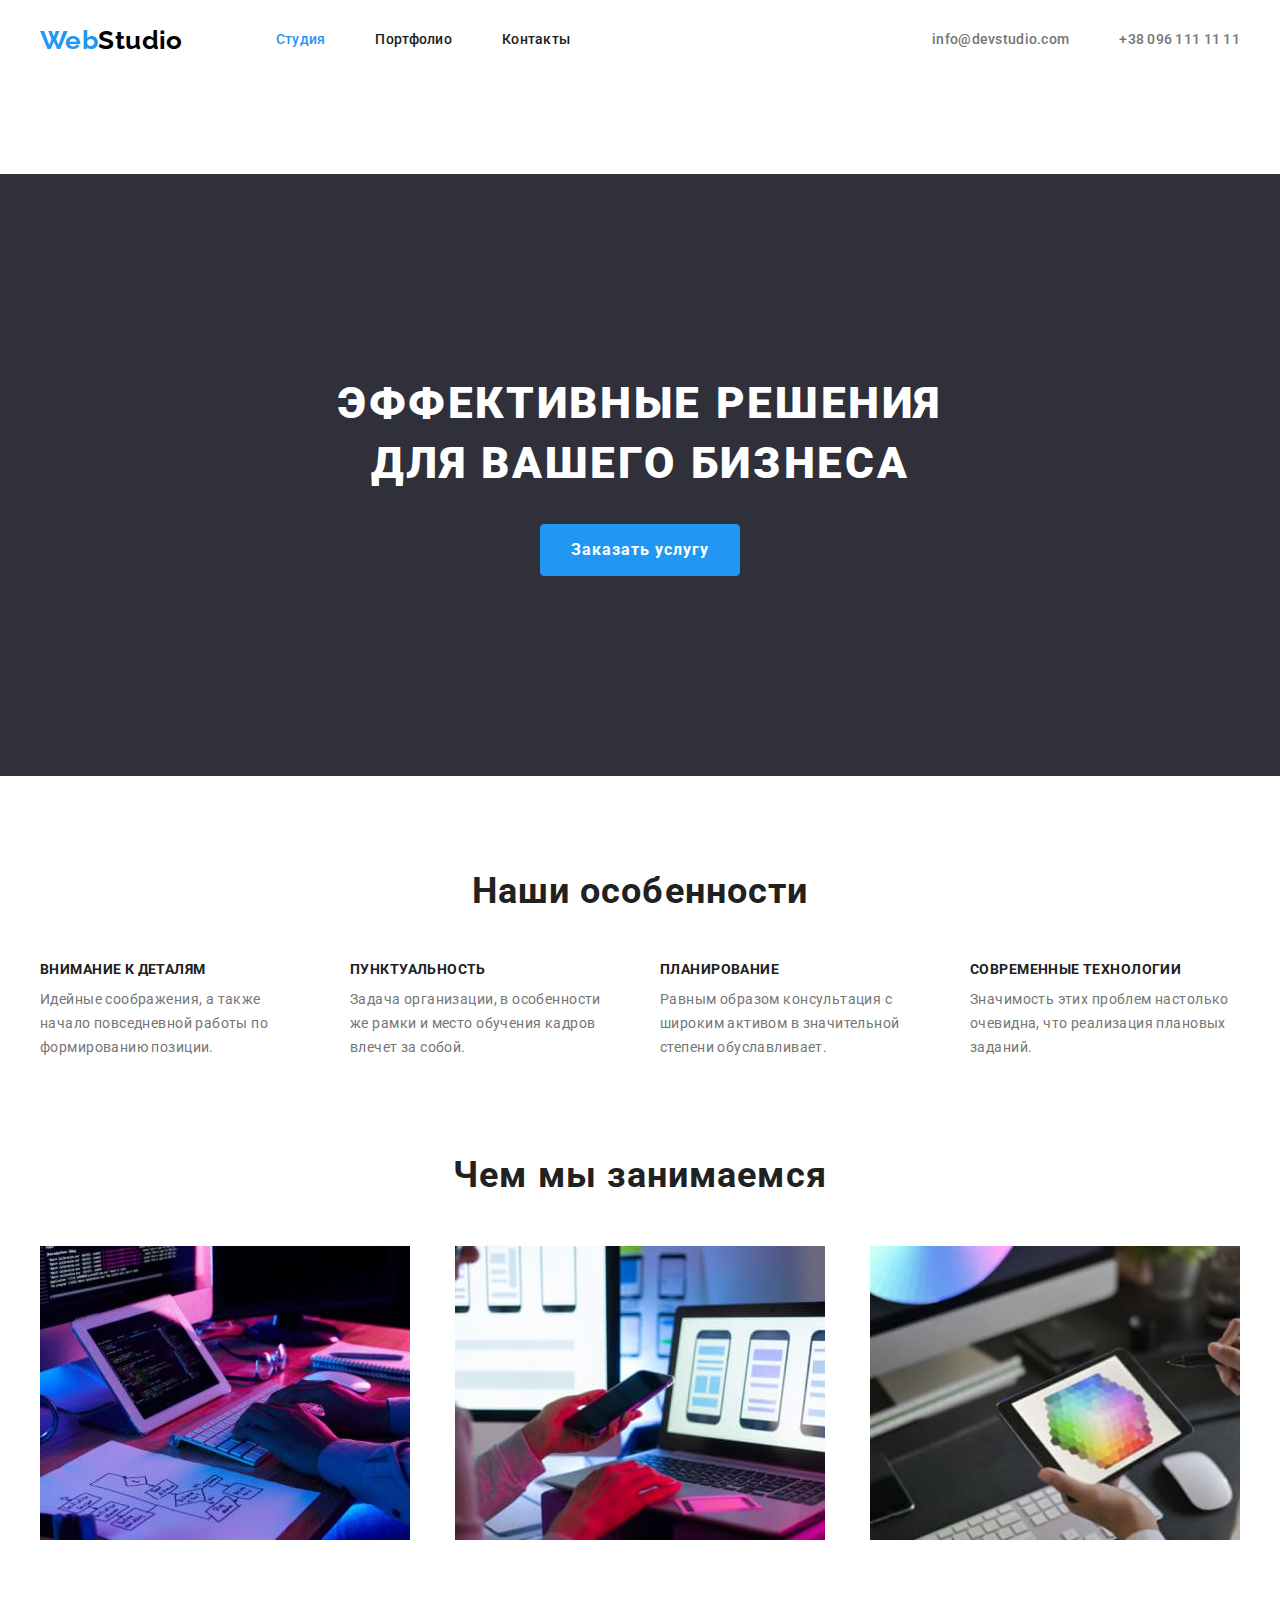
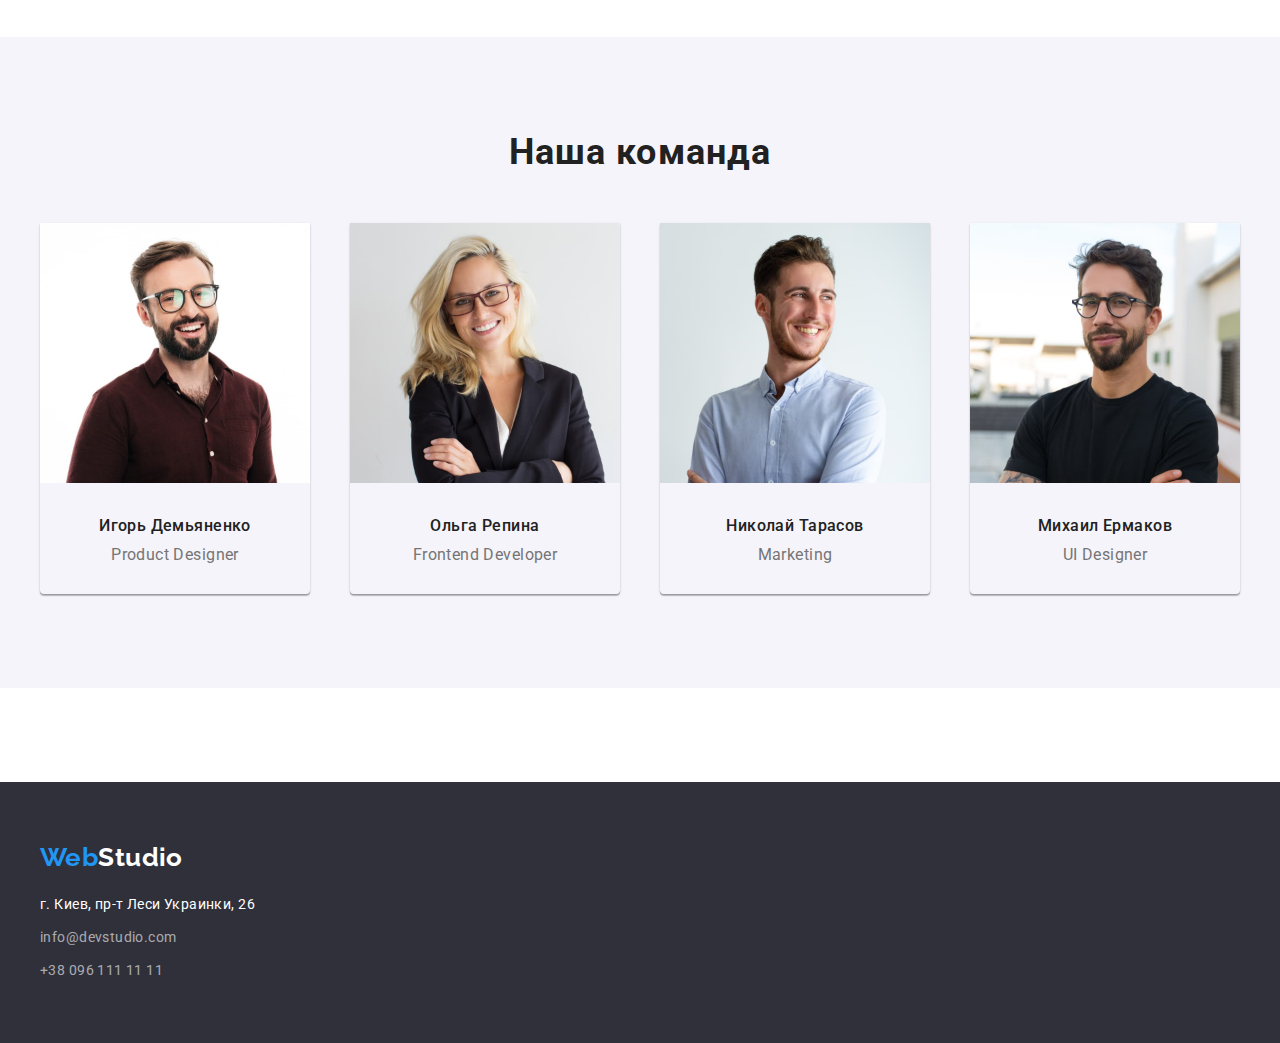
<file: index.html>
<!DOCTYPE html>
<html lang="en">
  <head>
    <meta charset="UTF-8" />
    <meta http-equiv="X-UA-Compatible" content="IE=edge" />
    <meta name="viewport" content="width=device-width, initial-scale=1.0" />
    <title>HW-3</title>
    <link
      href="https://fonts.googleapis.com/css2?family=Raleway:wght@700&family=Roboto:wght@400;500;700;900&display=swap"
      rel="stylesheet"
    />
    <link rel="stylesheet"
    href=https://cdnjs.cloudflare.com/ajax/libs/modern-normalize/2.0.0/modern-normalize.min.css>
    <link rel="stylesheet" href="./css/styles.css" />
  </head>
  <body>
    <!-- HEADER -->
    <header class="header">
      <div class="container main-nav">
        <nav class="site-nav">
          <a class="site-logo" href="#">Web<span class="logo-black">Studio</span></a>
          <ul class="nav-list list">
            <li class="nav-item"><a class="nav-link current" href="./index.html">Студия</a></li>
            <li class="nav-item">
              <a class="nav-link" href="./portfolio.html">Портфолио</a>
            </li>
            <li class="nav-item"><a class="nav-link" href="#contacts">Контакты</a></li>
          </ul>
        </nav>
        <ul class="contact-list list">
          <li class="contact-item">
            <a class="contact-link" href="mailto:info@devstudio.com">info@devstudio.com</a>
          </li>
          <li class="contact-item">
            <a class="contact-link" href="tel:+380961111111">+38 096 111 11 11</a>
          </li>
        </ul>
      </div>
    </header>
    <!-- MAIN -->
    <main class="main">
      <!-- Hero -->
      <section class="hero">
        <div class="container section indent">
          <h1 class="title">
            эффективные решения <br />
            для вашего бизнеса
          </h1>
          <button class="btn" type="button">Заказать услугу</button>
        </div>
      </section>
      <!-- Our features -->
      <section class="features">
        <div class="container section">
          <h2 class="section-title">Наши особенности</h2>
          <ul class="features-list list">
            <li class="item">
              <h3 class="heading">внимание к деталям</h3>
              <p class="text">
                Идейные соображения, а также начало повседневной работы по формированию позиции.
              </p>
            </li>
            <li class="item">
              <h3 class="heading">пунктуальность</h3>
              <p class="text">
                Задача организации, в особенности же рамки и место обучения кадров влечет за собой.
              </p>
            </li>
            <li class="item">
              <h3 class="heading">планирование</h3>
              <p class="text">
                Равным образом консультация с широким активом в значительной степени обуславливает.
              </p>
            </li>
            <li class="item">
              <h3 class="heading">современные технологии</h3>
              <p class="text">
                Значимость этих проблем настолько очевидна, что реализация плановых заданий.
              </p>
            </li>
          </ul>
        </div>
      </section>
      <!-- About -->
      <section class="about">
        <div class="container section">
          <h2 class="section-title">Чем мы занимаемся</h2>
          <ul class="about-list list">
            <li class="about-item">
              <img src="./images/about/box_1.jpg" alt="Development" width="370" />
            </li>
            <li class="about-item"><img src="./images/about/box_2.jpg" alt="UX" width="370" /></li>
            <li class="about-item"><img src="./images/about/box_3.jpg" alt="UI" width="370" /></li>
          </ul>
        </div>
      </section>
      <!-- Team -->
      <section class="team">
        <div class="container">
          <h2 class="section-title">Наша команда</h2>
          <ul class="team-list list">
            <li class="item">
              <img class="img" src="./images/teams/Ihor.jpg" alt="Игорь" width="270" />
              <h3 class="heading">Игорь Демьяненко</h3>
              <p class="description">Product Designer</p>
            </li>
            <li class="item">
              <img class="img" src="./images/teams/olga.jpg" alt="Ольга" width="270" />
              <h3 class="heading">Ольга Репина</h3>
              <p class="description">Frontend Developer</p>
            </li>
            <li class="item">
              <img class="img" src="./images/teams/nikolay.jpg" alt="Николай" width="270" />
              <h3 class="heading">Николай Тарасов</h3>
              <p class="description">Marketing</p>
            </li>
            <li class="item">
              <img class="img" src="./images/teams/mikhail.jpg" alt="Михаил" width="270" />
              <h3 class="heading">Михаил Ермаков</h3>
              <p class="description">UI Designer</p>
            </li>
          </ul>
        </div>
      </section>
    </main>
    <!-- FOOTER -->
    <footer class="footer">
      <div class="container">
        <a class="site-logo logo" href="#">Web<span class="logo-white">Studio</span></a>
        <address id="contacts" class="address">
          <p class="adress-text">г. Киев, пр-т Леси Украинки, 26</p>
          <a class="adress-text address-link" href="mailto:info@devstudio.com"
            >info@devstudio.com</a
          >
          <br />
          <a class="adress-text address-link" href="tel:+380961111111">+38 096 111 11 11</a>
        </address>
      </div>
    </footer>
  </body>
</html>
</file>
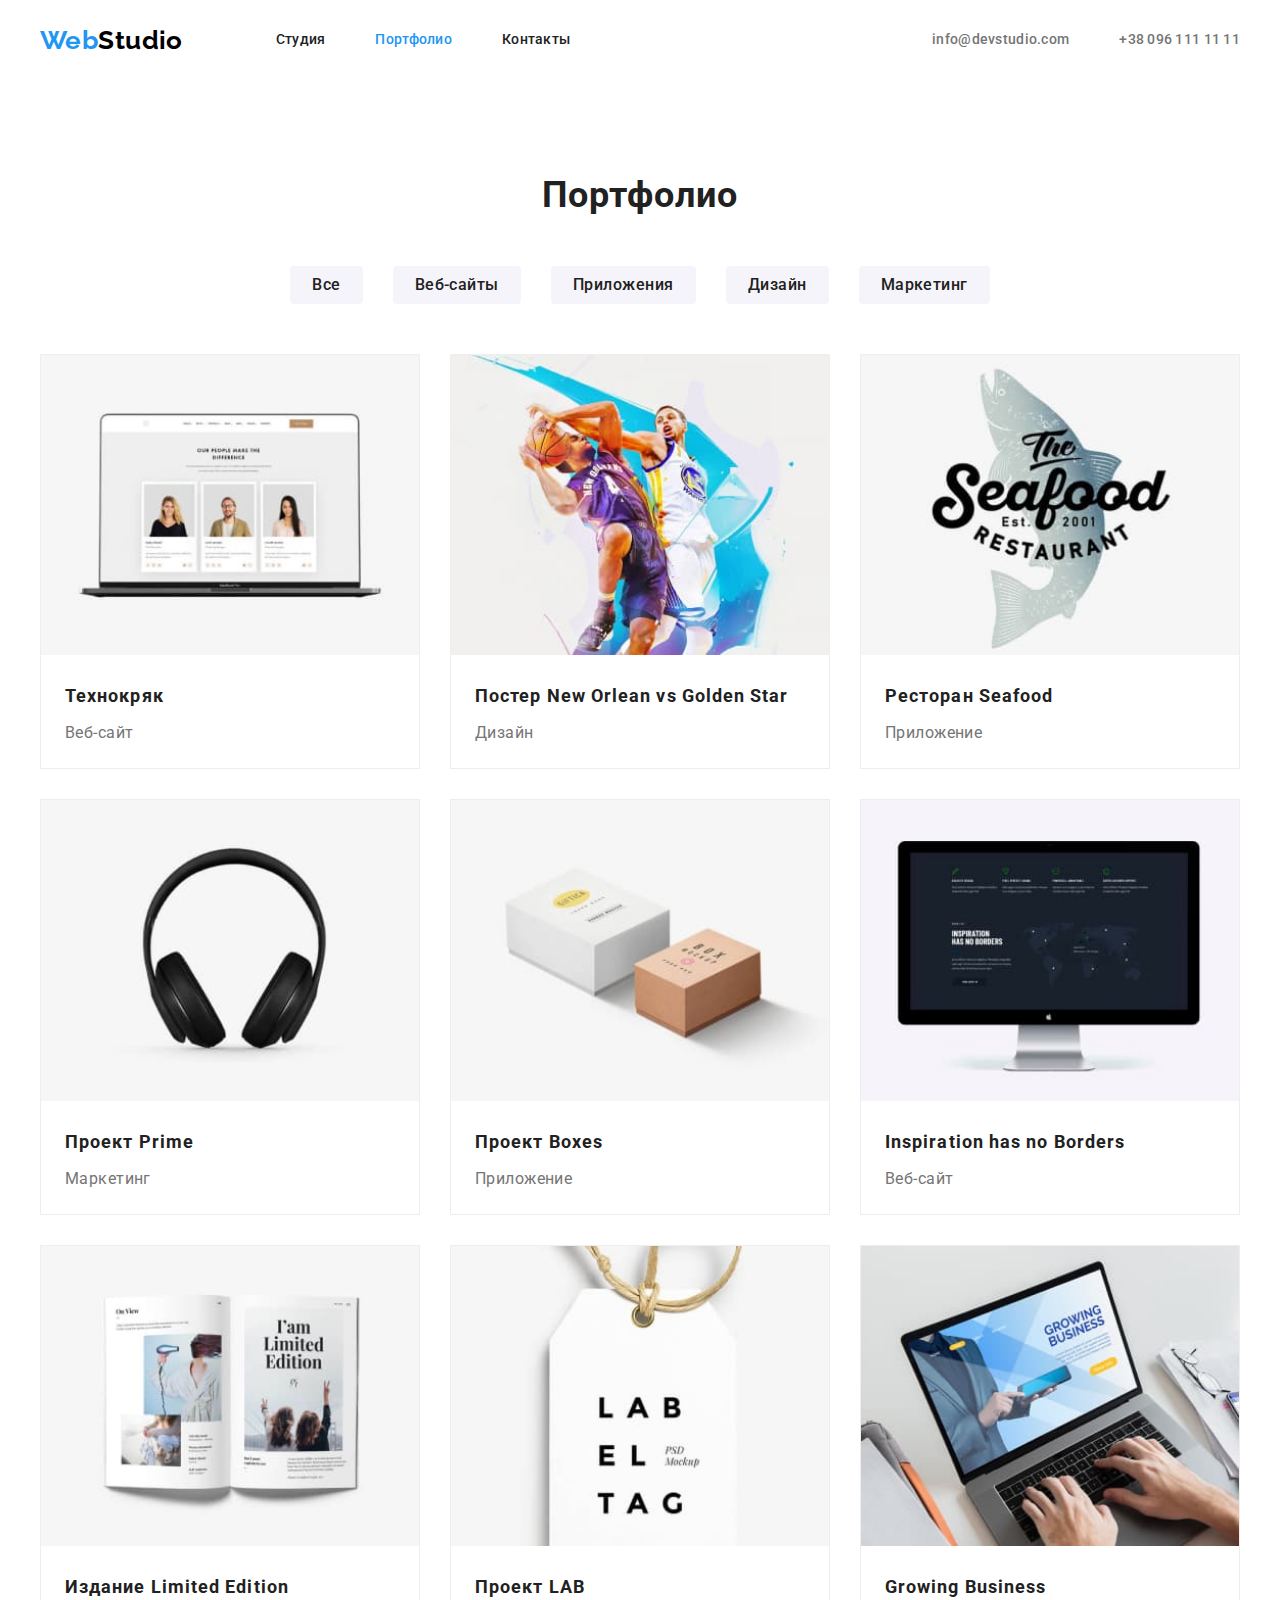
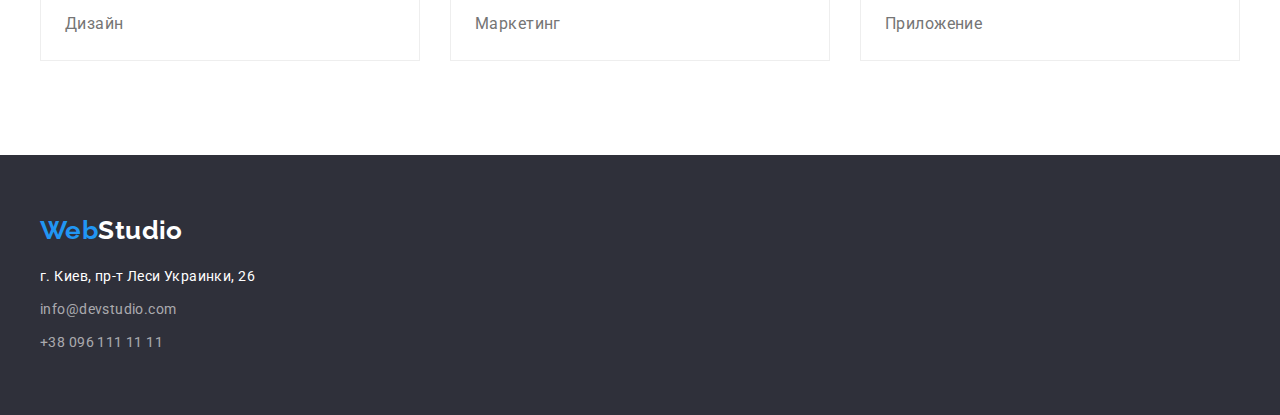
<file: portfolio.html>
<!DOCTYPE html>
<html lang="en">
  <head>
    <meta charset="UTF-8" />
    <meta http-equiv="X-UA-Compatible" content="IE=edge" />
    <meta name="viewport" content="width=device-width, initial-scale=1.0" />
    <title>HW-3 Portfolio</title>
    <link
      href="https://fonts.googleapis.com/css2?family=Raleway:wght@700&family=Roboto:wght@400;500;700;900&display=swap"
      rel="stylesheet"
    />
    <link rel="stylesheet"
    href=https://cdnjs.cloudflare.com/ajax/libs/modern-normalize/2.0.0/modern-normalize.min.css>
    <link rel="stylesheet" href="./css/styles.css" />
  </head>
  <body>
    <!-- HEADER -->
    <header class="header">
      <div class="container main-nav">
        <nav class="site-nav">
          <a class="site-logo" href="#">Web<span class="logo-black">Studio</span></a>
          <ul class="nav-list list">
            <li class="nav-item"><a class="nav-link" href="./index.html">Студия</a></li>
            <li class="nav-item">
              <a class="nav-link current" href="./portfolio.html">Портфолио</a>
            </li>
            <li class="nav-item"><a class="nav-link" href="#contacts">Контакты</a></li>
          </ul>
        </nav>
        <ul class="contact-list list">
          <li class="contact-item">
            <a class="contact-link" href="mailto:info@devstudio.com">info@devstudio.com</a>
          </li>
          <li class="contact-item">
            <a class="contact-link" href="tel:+380961111111">+38 096 111 11 11</a>
          </li>
        </ul>
      </div>
    </header>
    <!-- MAIN -->
    <main class="main">
      <h1 class="section-title">Портфолио</h1>
      <!-- Filter -->
      <div class="container filter">
        <nav class="nav">
          <ul class="filter-list list">
            <li class="item"><button class="btn" type="button">Все</button></li>
            <li class="item">
              <button class="btn" type="button">Веб-сайты</button>
            </li>
            <li class="item">
              <button class="btn" type="btn">Приложения</button>
            </li>
            <li class="item"><button class="btn" type="button">Дизайн</button></li>
            <li class="item">
              <button class="btn" type="button">Маркетинг</button>
            </li>
          </ul>
        </nav>
      </div>
      <!-- Gallary -->
      <div class="container gallary">
        <ul class="gallary-list list">
          <li class="item">
            <img class="img" src="./images/portfolio/1.jpg" alt="Веб-сайт - Техокряк" width="378" />
            <h3 class="title">Технокряк</h3>
            <p class="description">Веб-сайт</p>
          </li>
          <li class="item">
            <img
              class="img"
              src="./images/portfolio/2.jpg"
              alt="Дизайн - Постер New Orlean vs Golden Star"
              width="378"
            />
            <h3 class="title">Постер New Orlean vs Golden Star</h3>
            <p class="description">Дизайн</p>
          </li>
          <li class="item">
            <img
              class="img"
              src="./images/portfolio/3.jpg"
              alt="Приложение - Ресторан Seafood"
              width="378"
            />
            <h3 class="title">Ресторан Seafood</h3>
            <p class="description">Приложение</p>
          </li>
          <li class="item">
            <img
              class="img"
              src="./images/portfolio/4.jpg"
              alt="Маркетинг - Проект Prime"
              width="378"
            />
            <h3 class="title">Проект Prime</h3>
            <p class="description">Маркетинг</p>
          </li>
          <li class="item">
            <img
              class="img"
              src="./images/portfolio/5.jpg"
              alt="Приложение - Проект Boxes"
              width="378"
            />
            <h3 class="title">Проект Boxes</h3>
            <p class="description">Приложение</p>
          </li>
          <li class="item">
            <img
              class="img"
              src="./images/portfolio/6.jpg"
              alt="Веб-сайт - Inspiration has no Borders"
              width="378"
            />
            <h3 class="title">Inspiration has no Borders</h3>
            <p class="description">Веб-сайт</p>
          </li>
          <li class="item">
            <img
              class="img"
              src="./images/portfolio/7.jpg"
              alt="Дизайн - Издание Limited Edition"
              width="378"
            />
            <h3 class="title">Издание Limited Edition</h3>
            <p class="description">Дизайн</p>
          </li>
          <li class="item">
            <img
              class="img"
              src="./images/portfolio/8.jpg"
              alt="Маркетинг - Проект LAB"
              width="378"
            />
            <h3 class="title">Проект LAB</h3>
            <p class="description">Маркетинг</p>
          </li>
          <li class="item">
            <img
              class="img"
              src="./images/portfolio/9.jpg"
              alt="Приложение - Growing Business"
              width="378"
            />
            <h3 class="title">Growing Business</h3>
            <p class="description">Приложение</p>
          </li>
        </ul>
      </div>
    </main>
    <!-- FOOTER -->
    <footer class="footer">
      <div class="container">
        <a class="site-logo logo" href="#">Web<span class="logo-white">Studio</span></a>
        <address id="contacts" class="address">
          <p class="adress-text">г. Киев, пр-т Леси Украинки, 26</p>
          <a class="adress-text address-link" href="mailto:info@devstudio.com"
            >info@devstudio.com</a
          >
          <br />
          <a class="adress-text address-link" href="tel:+380961111111">+38 096 111 11 11</a>
        </address>
      </div>
    </footer>
  </body>
</html>
</file>
<file: css/styles.css>
html {
  box-sizing: border-box;
}

*,
*::after,
*::before {
  box-sizing: inherit;
}

:root {
  --blue-color: #2196f3;
  --btn-hover-color: #188ce8;
  --logo-black: #000;
  --bg-color-team: #f5f4fa;
  --bg-color: #2f303a;
  --white-color: #fff;
  --primary-text-color: #212121;
  --text-color: #757575;
  --gallary-card: #eee;
}

body {
  font-family: 'Roboto', sans-serif;
  font-size: 14px;
  letter-spacing: 0.03em;

  color: var(--primary-text-color);
  background-color: var(--white-color);
}

/* RESET */
h1,
h2,
h3,
p {
  margin-top: 0;
  margin-bottom: 0;
}

/* UTILITS */
.list {
  list-style: none;
  margin: 0;
  padding: 0;
}

.container {
  width: 1230px;
  margin-left: auto;
  margin-right: auto;
  padding-left: 15px;
  padding-right: 15px;
}

.section {
  margin-bottom: 94px;
}

/* HEADER */
/* logo */
.site-logo {
  padding-top: 24px;
  padding-bottom: 24px;

  font-family: 'Raleway', sans-serif;
  font-weight: 700;
  font-size: 26px;
  line-height: 1.19;
  text-decoration: none;

  color: var(--blue-color);
}

.logo-black {
  color: var(--logo-black);
}

/* nav-list */
.main-nav,
.site-nav,
.nav-list,
.contact-list {
  display: flex;
  align-items: center;
}

.nav-list {
  margin-left: 93px;
}

.nav-item:not(:last-child),
.contact-item:not(:last-child) {
  margin-right: 50px;
}

.nav-link,
.contact-link {
  display: block;
  padding-top: 32px;
  padding-bottom: 32px;

  font-weight: 500;
  line-height: 1.14;
  letter-spacing: 0.02em;

  text-decoration: none;
}

.nav-link {
  color: inherit;
}

/* contact-list */
.contact-list {
  margin-left: auto;
}

.contact-link {
  color: var(--text-color);
}

.site-nav .nav-link:hover,
.site-nav .nav-link:focus,
.contact-list .contact-link:hover,
.contact-list .contact-link:focus {
  color: var(--blue-color);
}

.site-nav .nav-link.current {
  color: var(--blue-color);
}

/* MAIN */
/* hero */
.hero {
  background-color: var(--bg-color);
  color: var(--white-color);
}

.hero .indent {
  padding-top: 200px;
  padding-bottom: 200px;
}

.hero .title {
  margin-bottom: 30px;

  font-weight: 900;
  font-size: 44px;
  line-height: 1.36;
  letter-spacing: 0.06em;
  text-align: center;
  text-transform: uppercase;
}

.hero .btn {
  display: block;
  margin: 0 auto;
  padding: 10px 30px;

  background-color: var(--blue-color);

  font-size: 16px;
  font-weight: 700;
  line-height: 1.88;
  letter-spacing: 0.06em;
  text-align: center;
  color: var(--white-color);

  border: 1px solid var(--blue-color);
  border-radius: 4px;

  cursor: pointer;
}

.hero .btn:hover {
  background-color: var(--btn-hover-color);
  color: rgba(255, 255, 255, 0.8);
}

/* our features */
.section-title {
  margin-bottom: 50px;

  font-weight: 700;
  font-size: 36px;
  line-height: 1.17;
  letter-spacing: 0.03em;
  text-align: center;
}

.features-list {
  display: flex;
  justify-content: space-between;
}

.features .item {
  width: 270px;
}

.features .heading {
  margin-bottom: 10px;

  font-weight: 700;
  font-size: 14px;
  line-height: 1.14;
  letter-spacing: 0.03em;
  text-transform: uppercase;
}

.features .text {
  line-height: 1.71;
  color: var(--text-color);
}

/* about */
.about-list {
  display: flex;
  justify-content: space-between;
}

/* team */
.team {
  padding-top: 94px;
  padding-bottom: 94px;

  background-color: var(--bg-color-team);
}

.team-list {
  display: flex;
  justify-content: space-between;
}

.team .item {
  width: 270px;
  border-radius: 0px 0px 4px 4px;
  box-shadow: 0px 2px 1px 0px rgba(0, 0, 0, 0.2), 0px 1px 1px 0px rgba(0, 0, 0, 0.14),
    0px 1px 3px 0px rgba(0, 0, 0, 0.12);
}

.team .img {
  margin-bottom: 30px;
}

.team .heading,
.team .description {
  font-size: 16px;
  line-height: 1.19;
  text-align: center;
}

.team .heading {
  margin-bottom: 10px;

  font-weight: 500;
}

.team .description {
  color: var(--text-color);
  padding-bottom: 30px;
}

/* FOOTER */
.footer {
  padding-top: 50px;
  padding-bottom: 60px;

  background-color: var(--bg-color);
}

/* logo */
.site-logo.logo {
  display: inline-block;

  padding-top: 10px;
  padding-bottom: 10px;
  margin-bottom: 10px;
}

.logo-white {
  color: var(--white-color);
}

/* adress */
.adress-text {
  font-style: normal;
  line-height: 1.71;

  color: var(--white-color);
}

.adress-text:not(:last-child) {
  margin-bottom: 9px;
}

.address-link {
  display: inline-block;

  text-decoration: none;
  color: rgba(255, 255, 255, 0.6);
}

.address-link:hover,
.address-link:focus {
  color: var(--blue-color);
}

/* MAIN PORTFOLIO */
.main {
  padding-top: 94px;
  padding-bottom: 94px;
}
/* filter */
.filter {
  margin-bottom: 50px;
}

.filter-list {
  display: flex;
  justify-content: center;
}

.filter .item:not(:last-child) {
  margin-right: 30px;
}

.filter .btn {
  display: inline-block;

  padding: 6px 22px;
  border: 0px solid transparent;
  border-radius: 4px;

  background-color: var(--bg-color-team);
  font-weight: 500;
  font-size: 16px;
  line-height: 1.62;
  letter-spacing: 0.03em;
  text-align: center;
  color: var(--primary-text-color);

  cursor: pointer;
}

.filter .btn:hover {
  background-color: var(--blue-color);
  color: var(--white-color);

  box-shadow: 0px 2px 2px 0px rgba(0, 0, 0, 0.12), 0px 1px 2px 0px rgba(0, 0, 0, 0.08),
    0px 3px 1px 0px rgba(0, 0, 0, 0.1);
}

/* gallary */
.gallary-list {
  display: flex;
  flex-wrap: wrap;
}

.gallary .item {
  width: calc((100%-60px) / 3);

  padding-bottom: 20px;
  border: 1px solid var(--gallary-card);
}

.gallary .item:not(:nth-child(3n)) {
  margin-right: 30px;
}

.gallary .item:not(:nth-last-child(-n + 3)) {
  margin-bottom: 30px;
}

.gallary .img {
  margin-bottom: 20px;
}

.gallary .title,
.gallary .description {
  padding-left: 24px;
}

.gallary .title {
  margin-bottom: 4px;

  font-weight: 700;
  font-size: 18px;
  line-height: 2;
  letter-spacing: 0.06em;
}

.gallary .description {
  font-size: 16px;
  line-height: 1.88;
  color: var(--text-color);
}
</file>
